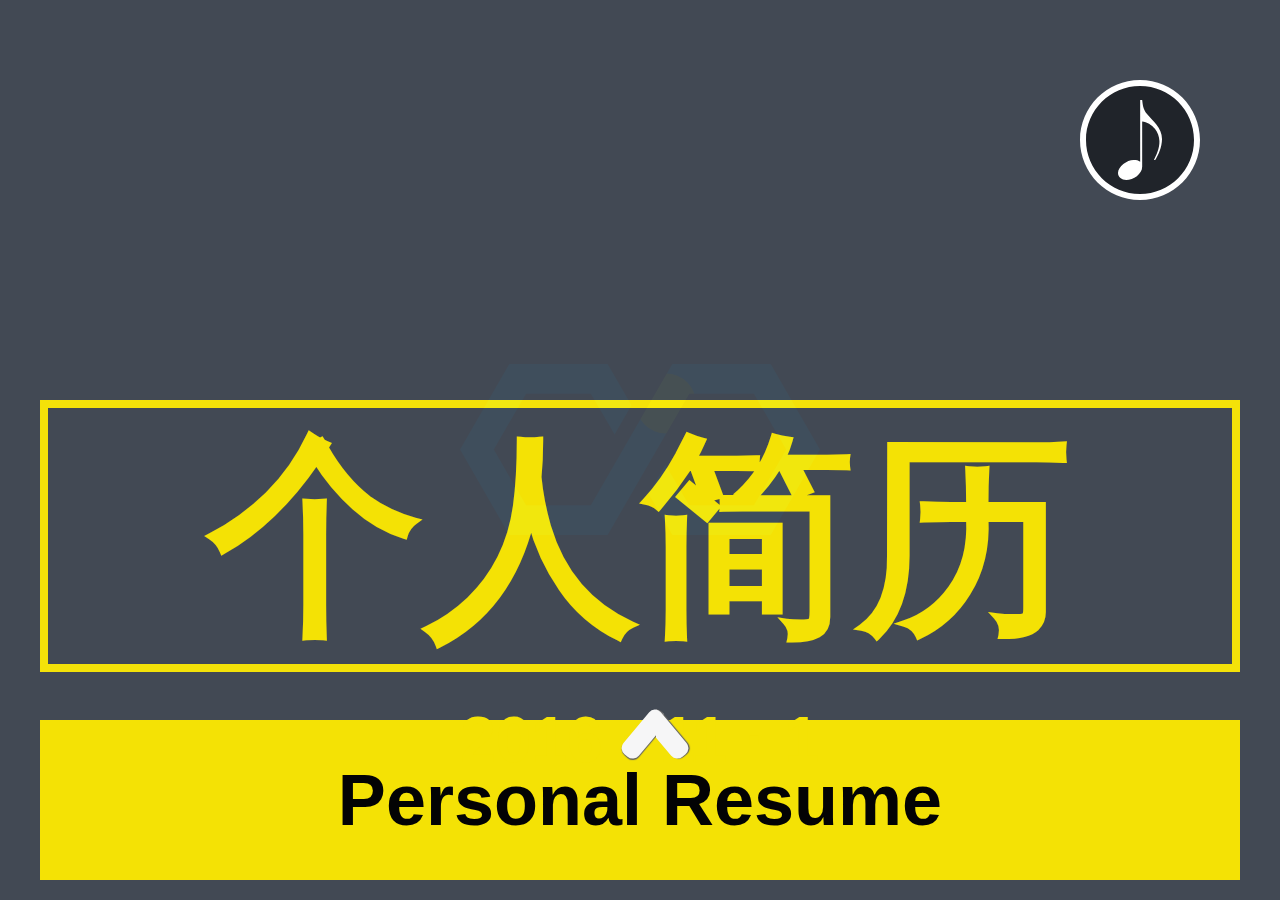
<file: cv/index.html>
<!DOCTYPE html>
<html>

	<head>
		<meta charset="utf-8" />
		<meta http-equiv="x-ua-compatible" content="IE=edge, chrome=1">
		<meta name="viewport" content="width=device-width , initial-scale=1, minimum-scale=1,maximum-scale=1 , user-scalable=no">
		<meta name="format-detection" content="telephone=no">
		<title>个人简历</title>
		<link rel="stylesheet" href="css/swiper.css">
		<link rel="stylesheet" href="css/animate.min.css">
		<link rel="stylesheet" type="text/css" href="css/index.css" />

	</head>

	<body>
		
		<div class="swiper-container swiper-container-vertical">
			<div id="audio_btn" class="off">
			<audio loop="true" src="" id="media" autoplay="" preload=""></audio>
		</div>
		<div class="loading">
			<div class="load-img"></div>
		</div>
        <div class="swiper-wrapper">
            <div class="swiper-slide first">
                <section id="page1">
					<ul id="page1-ul" class="">
						<li class="page1-li p1-title ani" swiper-animate-effect="fadeInDown" swiper-animate-duration="1s">
							<div>个人简历</div>
						</li>
						<li class="page1-li p1-english ani" swiper-animate-effect="fadeInUp" swiper-animate-duration="1s">
							<div>Personal Resume</div>
						</li>
						<li class="page1-li p1-time ani" swiper-animate-effect="fadeInUp" swiper-animate-duration="1s" swiper-animate-delay="1s">
							<div class="">2016 · 11 · 1</div>
						</li>
					</ul>
					
				</section>
        	</div>
            <div class="swiper-slide second">
                <section id="page2">
					<ul id="page2-ul" class="">
						<li id="job" class="ani" swiper-animate-effect="fadeInUp" swiper-animate-duration="0.5s">
							<div class="job-title">
								<div><strong class="job-top">I WANT A</strong></div>
								<div><strong class="job-bottom">JOB</strong></div>
							</div>
						</li>
						<li id="head-pic" class="ani" swiper-animate-effect="fadeInLeft" swiper-animate-duration="0.5s" swiper-animate-delay="0.3s">
							<div class="hp-img ani" swiper-animate-effect="fadeIn" swiper-animate-duration="0.5s" swiper-animate-delay="0.5s">
								<img src="img/beauty.jpg"/>
							</div>
						</li>
						<li id="line" class="ani" swiper-animate-effect="fadeInRight" swiper-animate-duration=".5s" swiper-animate-delay="1s">
							<img src="img/line.png" alt="" />
						</li>
						<li id="p-name">
							<div class="pn-top ani" swiper-animate-effect="fadeIn" swiper-animate-duration="0.5s" swiper-animate-delay="1.5s">胡晓婷</div>
							<div class="pn-bottom ani" swiper-animate-effect="fadeIn" swiper-animate-duration="0.5s" swiper-animate-delay="1.5s">Rolista ♀</div>
						</li>
						<li id="p-info">
							<div class="p-info">
								<div class="pi-left ani" swiper-animate-effect="fadeIn" swiper-animate-duration="0.1s" swiper-animate-delay="1.8s">SCHOOL</div>
								<div class="pi-right ani" swiper-animate-effect="fadeInRight" swiper-animate-duration="0.5s" swiper-animate-delay="1.9s">河南理工大学,2012级本科</div>
							</div>
							<div class="p-info">
								<div class="pi-left ani" swiper-animate-effect="fadeIn" swiper-animate-duration="0.1s" swiper-animate-delay="2.1s">MAJOR</div>
								<div class="pi-right ani" swiper-animate-effect="fadeInRight" swiper-animate-duration="0.5s" swiper-animate-delay="2.2s"></div>
							</div>
							<div class="p-info">
								<div class="pi-left ani" swiper-animate-effect="fadeIn" swiper-animate-duration="0.1s" swiper-animate-delay="2.4s">E-MAIL</div>
								<div class="pi-right ani" swiper-animate-effect="fadeInRight" swiper-animate-duration="0.5s" swiper-animate-delay="2.5s">18300629451@163.com</div>
							</div>
							<div class="p-info">
								<div class="pi-left ani" swiper-animate-effect="fadeIn" swiper-animate-duration="0.1s" swiper-animate-delay="2.7s">PHONE</div>
								<div class="pi-right ani" swiper-animate-effect="fadeInRight" swiper-animate-duration="0.5s" swiper-animate-delay="2.8s">18300629451</div>
							</div>
						</li>
					</ul>
					<div class="pre-wrap">
				        <div class="pre-box1">
				            <div class="pre1"></div>
				        </div>
				        <div class="pre-box2">
				            <div class="pre2"></div>
				        </div>
		    		</div>
				</section>
            </div>
            <div class="swiper-slide thrid">
                <section id="page3">
					<ul id="page3-ul" class="">
						<li id="skill">
							<div class="s-top ani" swiper-animate-effect="fadeInDown" swiper-animate-duration="0.5s">我的技能</div>
							<div class="s-bottom ani" swiper-animate-effect="fadeInUp" swiper-animate-duration="0.5s">MY SKILLS</div>
						</li>
						<li id="introduction" class="ani" swiper-animate-effect="fadeIn" swiper-animate-duration="0.5s" swiper-animate-delay=".3s">不啦不啦不辣布拉，哈哈哈<span>前端工程师</span>哈哈哈，吼吼吼吼</li>
						<li id="line2" class="ani" swiper-animate-effect="fadeInRight" swiper-animate-duration=".5s" swiper-animate-delay=".5s">
							<img src="img/line.png" alt="" />
						</li>
						<li id="skill2">
							<div class="skill ani" swiper-animate-effect="fadeIn" swiper-animate-duration="0.2s" swiper-animate-delay=".7s">HTML5</div>
							<div class="skill ani" swiper-animate-effect="fadeIn" swiper-animate-duration="0.2s" swiper-animate-delay=".8s">JS</div>
							<div class="skill ani" swiper-animate-effect="fadeIn" swiper-animate-duration="0.2s" swiper-animate-delay=".9s">jQurey</div>
							<div class="skill ani" swiper-animate-effect="fadeIn" swiper-animate-duration="0.2s" swiper-animate-delay="1s">CSS</div>
							<div class="skill ani" swiper-animate-effect="fadeIn" swiper-animate-duration="0.2s" swiper-animate-delay="1.1s">angular</div>
							<div class="skill ani" swiper-animate-effect="fadeIn" swiper-animate-duration="0.2s" swiper-animate-delay="1.2s">swiper</div>
							<div class="skill ani" swiper-animate-effect="fadeIn" swiper-animate-duration="0.2s" swiper-animate-delay="1.3s">zepto</div>
							<div class="skill ani" swiper-animate-effect="fadeIn" swiper-animate-duration="0.2s" swiper-animate-delay="1.4s">react</div>
							<div class="skill ani" swiper-animate-effect="fadeIn" swiper-animate-duration="0.2s" swiper-animate-delay="1.5s">iScroll</div>
							<div class="skill ani" swiper-animate-effect="fadeIn" swiper-animate-duration="0.2s" swiper-animate-delay="1.6s">less</div>
							<div class="skill ani" swiper-animate-effect="fadeIn" swiper-animate-duration="0.2s" swiper-animate-delay="1.7s">BootStrap</div>
						</li>
					</ul>
					<div class="pre-wrap">
				        <div class="pre-box1">
				            <div class="pre1"></div>
				        </div>
				        <div class="pre-box2">
				            <div class="pre2"></div>
				        </div>
		    		</div>
				</section>
            </div>
            <div class="swiper-slide four">
                <section id="page4">
					<ul id="page4-ul" class="">
						<li id="work">
							<div class="work-top ani" swiper-animate-effect="fadeInDown" swiper-animate-duration="0.5s">工作经历</div>
							<div class="work-bottom ani" swiper-animate-effect="fadeInUp" swiper-animate-duration="0.5s">work experience</div>
						</li>
						<li id="introduction2" class="ani" swiper-animate-effect="fadeIn" swiper-animate-duration="0.5s" swiper-animate-delay=".3s">不啦不啦不辣布拉，哈哈哈<span>前端工程师</span>哈哈哈，吼吼吼吼</li>
						<li id="line3" class="ani" swiper-animate-effect="fadeInRight" swiper-animate-duration=".5s" swiper-animate-delay=".5s">
							<img src="img/line.png" alt="" />
						</li>
						<li id="work-e">
							<div class="we-box">
								<div class="we-left ani" swiper-animate-effect="fadeInLeft" swiper-animate-duration=".5s" swiper-animate-delay=".8s">工作1</div>
								<div class="we-right ani" swiper-animate-effect="fadeIn" swiper-animate-duration=".5s" swiper-animate-delay=".8s">
									巴拉巴拉小魔仙巴啦啦能量——<span>古拉卡</span>——魔仙变身
								</div>
							</div>
							<div class="we-box">
								<div class="we-left ani" swiper-animate-effect="fadeInLeft" swiper-animate-duration=".5s" swiper-animate-delay="1.1s">工作2</div>
								<div class="we-right ani" swiper-animate-effect="fadeIn" swiper-animate-duration=".5s" swiper-animate-delay="1.1s">
									巴拉巴拉小魔仙巴啦啦能量——<span>古拉卡</span>——魔仙变身
								</div>
							</div>
							<div class="we-box">
								<div class="we-left ani" swiper-animate-effect="fadeInLeft" swiper-animate-duration=".5s" swiper-animate-delay="1.4s">工作3</div>
								<div class="we-right ani" swiper-animate-effect="fadeIn" swiper-animate-duration=".5s" swiper-animate-delay="1.4s">
									巴拉巴拉小魔仙巴啦啦能量——<span>古拉卡</span>——魔仙变身
								</div>
							</div>
							
						</li>
					</ul>
					<div class="pre-wrap">
				        <div class="pre-box1">
				            <div class="pre1"></div>
				        </div>
				        <div class="pre-box2">
				            <div class="pre2"></div>
				        </div>
		    		</div>
				</section>
            </div>
            <div class="swiper-slide five">
                <section id="page5">
					<ul id="page5-ul" class="">
						<li id="item">
							<div class="item-top ani" swiper-animate-effect="fadeInDown" swiper-animate-duration="0.5s">工作经历</div>
							<div class="item-bottom ani" swiper-animate-effect="fadeInUp" swiper-animate-duration="0.5s">work experience</div>
						</li>
						<li id="introduction3" class="ani" swiper-animate-effect="fadeIn" swiper-animate-duration="0.5s" swiper-animate-delay=".3s">不啦不啦不辣布拉，哈哈哈<span>前端工程师</span>哈哈哈，吼吼吼吼</li>
						<li id="line4" class="ani" swiper-animate-effect="fadeInRight" swiper-animate-duration=".5s" swiper-animate-delay=".5s">
							<img src="img/line.png" alt="" />
						</li>
						<li id="item-e">
							<div class="item-box ani" swiper-animate-effect="fadeInLeft" swiper-animate-duration="0.3s" swiper-animate-delay=".8s"><img src="img/1.jpg"/></div>
							<div class="item-box ani" swiper-animate-effect="fadeInUp" swiper-animate-duration="0.3s" swiper-animate-delay="2s"><img src="img/2.jpg"/></div>
							<div class="item-box ani" swiper-animate-effect="fadeInRight" swiper-animate-duration="0.3s" swiper-animate-delay="1.1s"><img src="img/3.jpg"/></div>
							<div class="item-box ani" swiper-animate-effect="fadeInLeft" swiper-animate-duration="0.3s" swiper-animate-delay="1.4s"><img src="img/1.jpg"/></div>
							<div class="item-box ani" swiper-animate-effect="fadeInUp" swiper-animate-duration="0.3s" swiper-animate-delay="2.3s"><img src="img/2.jpg"/></div>
							<div class="item-box ani" swiper-animate-effect="fadeInRight" swiper-animate-duration="0.3s" swiper-animate-delay="1.7s"><img src="img/3.jpg"/></div>
						</li>
					</ul>
					<div class="pre-wrap">
				        <div class="pre-box1">
				            <div class="pre1"></div>
				        </div>
				        <div class="pre-box2">
				            <div class="pre2"></div>
				        </div>
		    		</div>
				</section>
            </div>
            <div class="swiper-slide six">
                <section id="page6">
					<ul id="page6-ul" class="">
						<li class="last ani" swiper-animate-effect="fadeInUp" swiper-animate-duration="1s" swiper-animate-delay=".2s">
							<div class="last-top">形象化的简历</div>
							<div class="last-bottom">能否打动求贤若渴的你？</div>
						</li>
						<li class="last ani" swiper-animate-effect="fadeInUp" swiper-animate-duration="1s" swiper-animate-delay="1s">
							<div class="last-top">不要犹豫了</div>
							<div class="last-bottom">我就是你们苦苦寻找的三好员工！</div>
						</li>
						<li class="last ani" swiper-animate-effect="fadeInUp" swiper-animate-duration="1s" swiper-animate-delay="1.8s">
							<div class="last-top">欢迎电话或邮件联系我</div>
							<div class="last-bottom">疯狂索取详细简历</div>
						</li>
					</ul>
					<div class="pre-wrap">
				        <div class="pre-box1">
				            <div class="pre1"></div>
				        </div>
				        <div class="pre-box2">
				            <div class="pre2"></div>
				        </div>
		    		</div>
				</section>
            </div>
            <div class="pre-wrap">
		        <div class="pre-box1">
		            <div class="pre1"></div>
		        </div>
		        <div class="pre-box2">
		            <div class="pre2"></div>
		        </div>
		    </div>
        </div>
    </div>
    	<script src="js/jquery-1.11.0.js"></script>
		<script type="text/javascript" src="js/swiper.js"></script>
		<script type="text/javascript" src="js/animate.min.js"></script>
		<script src="js/index.js"></script>
	</body>

</html>
</file>
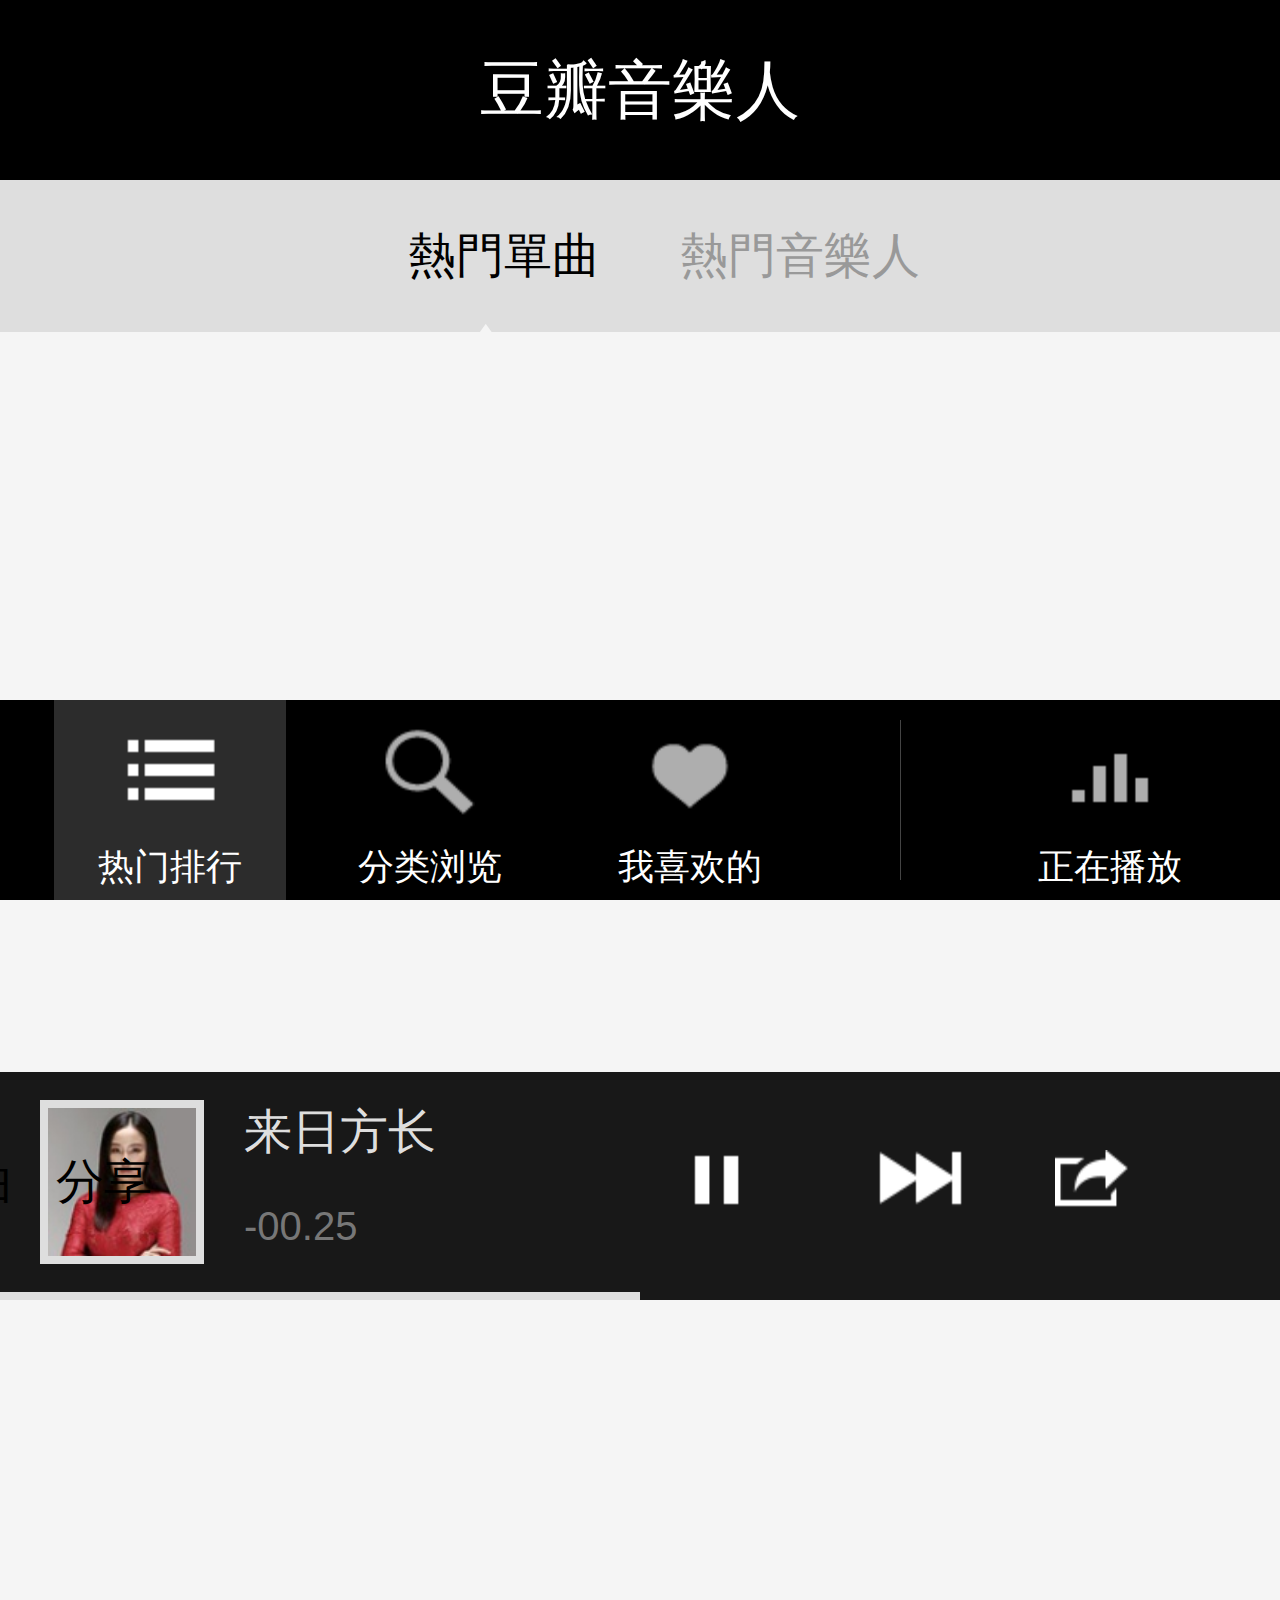
<file: 豆瓣音乐/index.html>
<!DOCTYPE html>
<html lang="en">

	<head>
		<meta charset="UTF-8">
		<meta name="viewport" content="width=device-width,initial-scale=1.0,maximum-scale=1.0,user-scalable=no" />
		<meta name="misapplication-tap-highlight" content="no" />
		<meta name="HandheldFriendly" content="true" />
		<meta name="MobileOptimized" content="320" />
		<title>豆瓣音乐人</title>
		<link rel="stylesheet" href="css/index.css" />
		<script src="js/jQuery.js"></script>
		<script src="js/iscroll.js"></script>
		<script src="js/index.js"></script>
		<script src="js/lazyload.js"></script>
	</head>

	<body>
		<header>
		豆瓣音樂人
		</header>
		<nav>
			<ul>
				<li><a href="javascript:;" class="bor music-q">熱門單曲</a></li>
				<li><a href="javascript:;" class="music-r">熱門音樂人</a></li>
			</ul>
		</nav>
		<section id="section" style="min-height: 5rem;">
			<div id="song_wrapper">
				<ul class="music_lsit">
					<!--<li>
						<div class="music-img">
							<img src="images/9.jpg" alt="" />
							<div class="mask">01</div>
						</div>
						<div class="music-title">
							<p>來日方長（獨唱版）</p>
							<span>黃齡</span>
						</div>
						<div class="musi-play">
							<img src="images/play.png" alt="" />
						</div>
					</li>-->
				</ul>
				<ul class="music_rm">
					<!--<li>
						<div class="music-img">
							<img src="images/9.jpg" alt="" />
						</div>
						<div class="music-title">
							<p>周杰伦</p>
							<span>别名：jie lun</span>
							<i>4651人关注</i>
						</div>
						<div class="music-right">
							<img src="images/like_s.png" alt="" />
						</div>
					</li>-->
				</ul>
			</div>
		</section>
		<div class="play" id="play">
			<div class="music-img"><img src="images/9.jpg" alt="" /></div>
			<div class="music-title">
				<p>来日方长</p>
				<span>-00.25</span>
			</div>
			<div class="music-play">
				<ul>
					<li><a class="Pause" href="javascript:;">暂停/播放</a></li>
					<li><a class="down_music" href="javascript:;">下一曲</a></li>
					<li><a href="javascript:;">分享</a></li>
				</ul>
			</div>
		</div>
		<div class="scrollX"><div class="sc"></div></div>
		<div class="kong">当前没有正在播放的歌曲</div>
		<footer>
			<ul class="footerNav">
				<li>热门排行</li>
				<li class="type">分类浏览</li>
				<li>我喜欢的</li>
				<li><a href="javascript:;"></a></li>
				<li id="Zplay">正在播放</li>
			</ul>
		</footer>
		<audio src="" id="audio" autobuffer></audio>
	</body>

</html>
<script type="text/javascript"> 
    $("img").lazyload({
    threshold : 200,
    event:'mouseover',
});
</script>
</file>
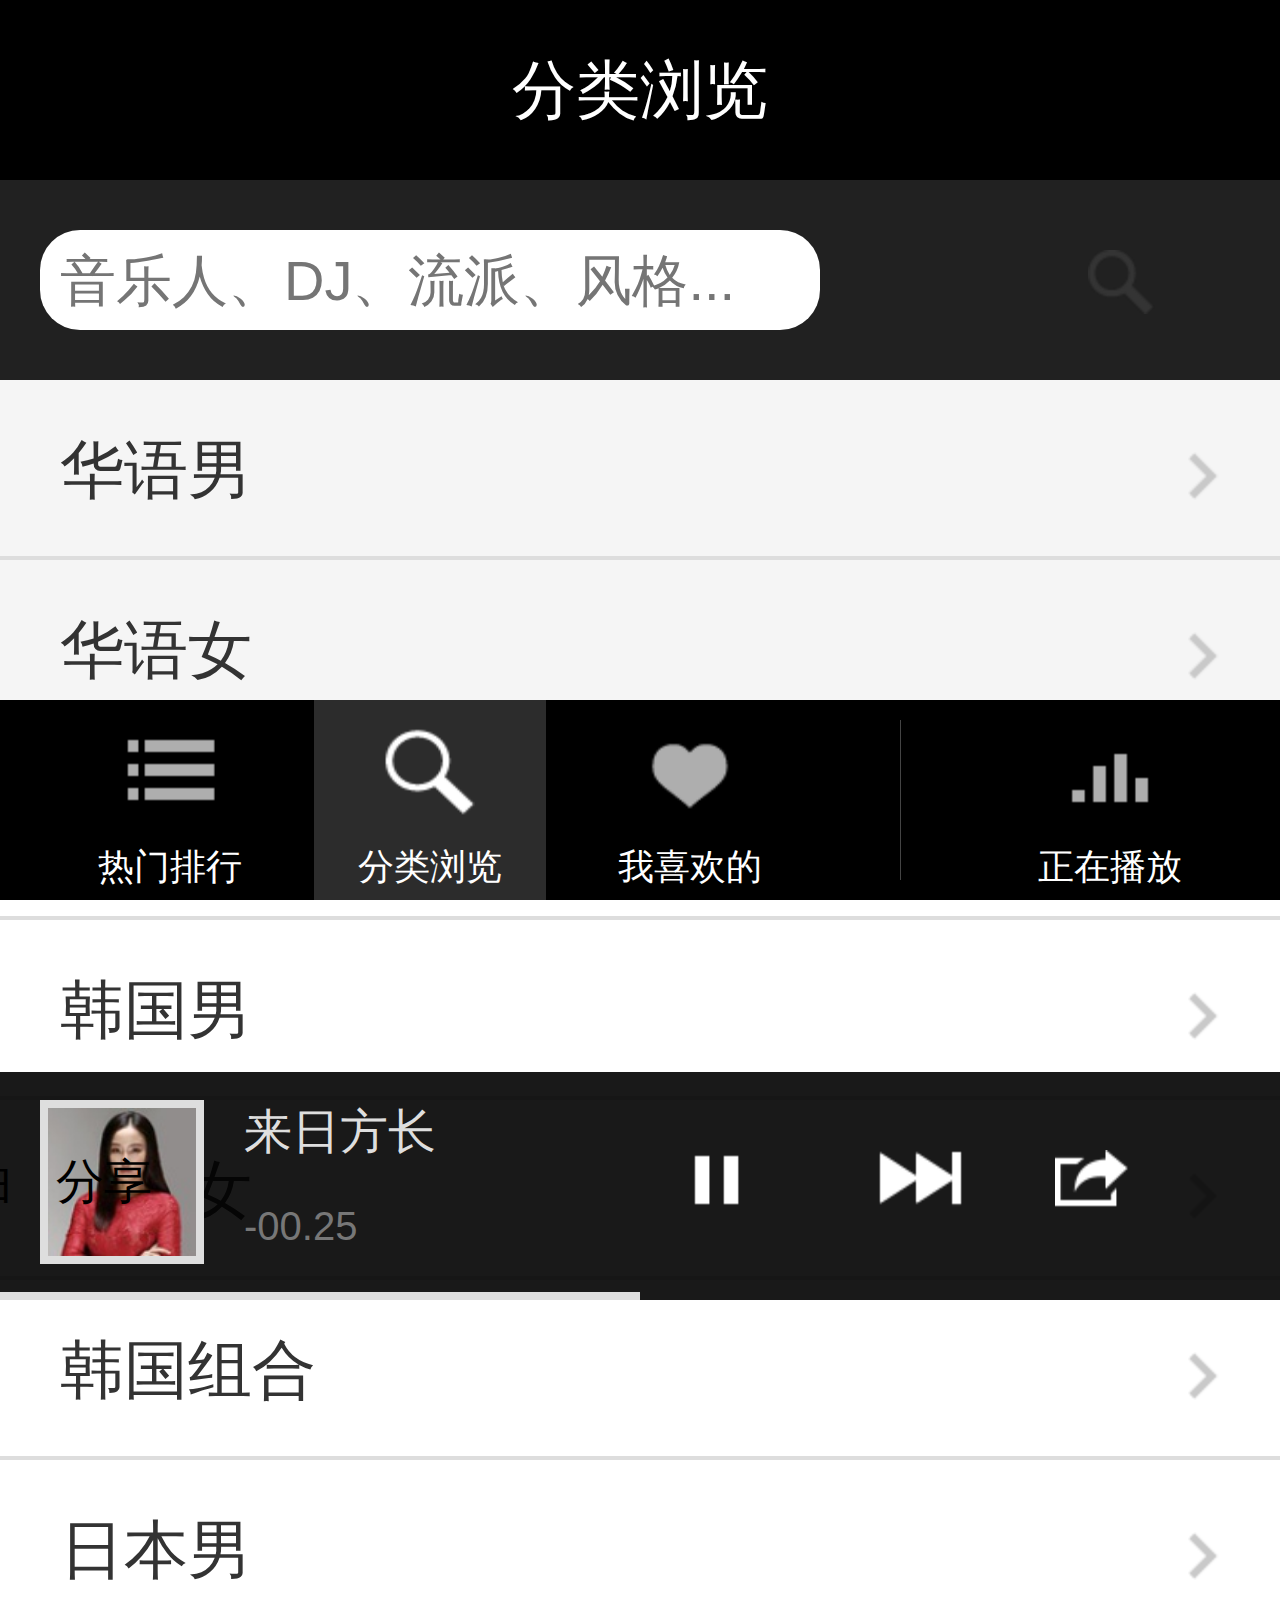
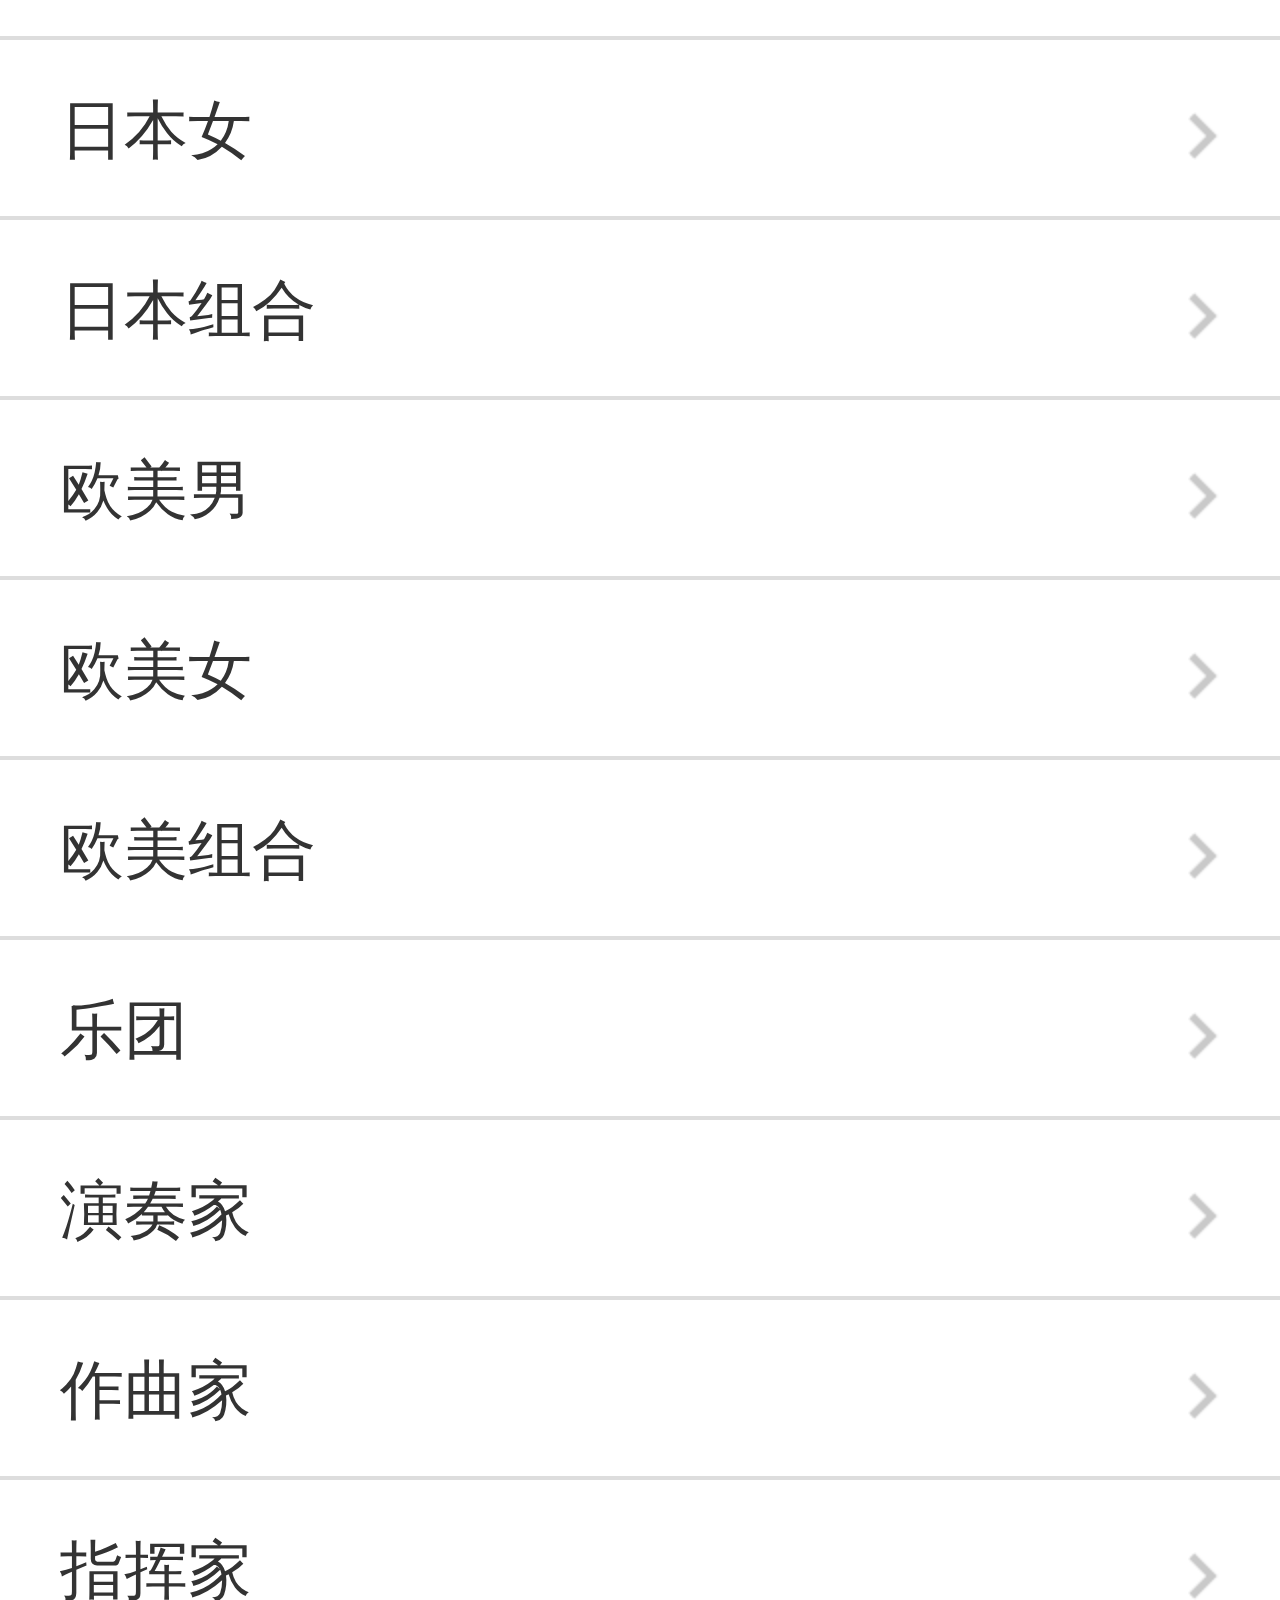
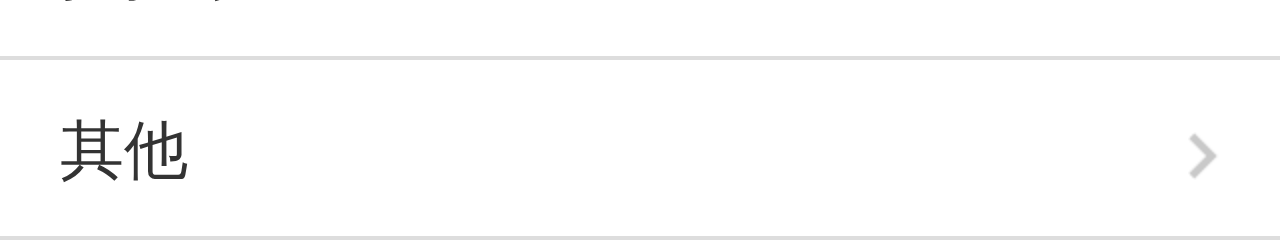
<file: 豆瓣音乐/ClassBro.html>
<!DOCTYPE html>
<html>

	<head>
		<meta charset="UTF-8">
		<meta name="viewport" content="width=device-width,initial-scale=1.0,maximum-scale=1.0,user-scalable=no" />
		<meta name="misapplication-tap-highlight" content="no" />
		<meta name="HandheldFriendly" content="true" />
		<meta name="MobileOptimized" content="320" />
		<title>分类浏览</title>
		<link rel="stylesheet" href="css/ClassBro.css" />
		<script src="js/jQuery.js"></script>
		<script src="js/iscroll.js"></script>
		<script src="js/ClassBro.js"></script>
	</head>

	<body>
		<header>
			<div class="left"></div>
			<div class="title">分类浏览</div>
		</header>
		<nav>
			<form action="search_form">

				<input type="text" id="text" value="" name="" placeholder="音乐人、DJ、流派、风格..." autocomplete="off" />
				<input type="submit" id="submit" value="" name="" />
				<div class="cancel_btn">取消</div>
			</form>
		</nav>
		<div class="box">
			<ul class="MusicType">
				<li key='cn_man_all'>华语男</li>
				<li key='cn_woman_all'>华语女</li>
				<li key='cn_team_all'>华语组合</li>
				<li key='k_man_all'>韩国男</li>
				<li key='k_woman_all'>韩国女</li>
				<li key='k_team_all'>韩国组合</li>
				<li key='j_man_all'>日本男</li>
				<li key='j_woman_all'>日本女</li>
				<li key='j_team_all'>日本组合</li>
				<li key='eu_man_all'>欧美男</li>
				<li key='eu_man_all'>欧美女</li>
				<li key='eu_man_all'>欧美组合</li>
				<li key='c_orchestra_all'>乐团</li>
				<li key='c_performer_all'>演奏家</li>
				<li key='c_composer_all'>作曲家</li>
				<li key='c_cantor_all'>指挥家</li>
				<li key='other_other_all'>其他</li>
			</ul>
		</div>

		<div class="music_List" id="music_List">
			<ul>
				<li key='cn_man_all'>华语男<div class="right"><img src="images/forward.png" alt="" /></div></li>
				<li key='cn_woman_all'>华语女<div class="right"><img src="images/forward.png" alt="" /></div></li>
				<li key='cn_team_all'>华语组合<div class="right"><img src="images/forward.png" alt="" /></div></li>
				<li key='k_man_all'>韩国男<div class="right"><img src="images/forward.png" alt="" /></div></li>
				<li key='k_woman_all'>韩国女<div class="right"><img src="images/forward.png" alt="" /></div></li>
				<li key='k_team_all'>韩国组合<div class="right"><img src="images/forward.png" alt="" /></div></li>
				<li key='j_man_all'>日本男<div class="right"><img src="images/forward.png" alt="" /></div></li>
				<li key='j_woman_all'>日本女<div class="right"><img src="images/forward.png" alt="" /></div></li>
				<li key='j_team_all'>日本组合<div class="right"><img src="images/forward.png" alt="" /></div></li>
				<li key='eu_man_all'>欧美男<div class="right"><img src="images/forward.png" alt="" /></div></li>
				<li key='eu_man_all'>欧美女<div class="right"><img src="images/forward.png" alt="" /></div></li>
				<li key='eu_man_all'>欧美组合<div class="right"><img src="images/forward.png" alt="" /></div></li>
				<li key='c_orchestra_all'>乐团<div class="right"><img src="images/forward.png" alt="" /></div></li>
				<li key='c_performer_all'>演奏家<div class="right"><img src="images/forward.png" alt="" /></div></li>
				<li key='c_composer_all'>作曲家<div class="right"><img src="images/forward.png" alt="" /></div></li>
				<li key='c_cantor_all'>指挥家<div class="right"><img src="images/forward.png" alt="" /></div></li>
				<li key='other_other_all'>其他<div class="right"><img src="images/forward.png" alt="" /></div></li>
			</ul>
		</div>
		<div class="music_name" id="music_name">
			<ul>
				<!--<li>
					<div class="music-img"><img src="images/9.jpg" alt="" /></div>
					<div class="title">
						<h4>薛之谦</h4>
						<p>华语男</p>
						<span>5622125关注</span>
					</div>
					<div class="love"></div>
				</li>-->
			</ul>
		</div>
		<div class="play" id="play">
			<div class="music-img"><img src="images/9.jpg" alt="" /></div>
			<div class="music-title">
				<p>来日方长</p>
				<span>-00.25</span>
			</div>
			<div class="music-play">
				<ul>
					<li>
						<a class="Pause" href="javascript:;">暂停/播放</a>
					</li>
					<li>
						<a class="down_music" href="javascript:;">下一曲</a>
					</li>
					<li>
						<a href="javascript:;">分享</a>
					</li>
				</ul>
			</div>
		</div>
		<div class="scrollX">
			<div class="sc"></div>
		</div>
		<div class="kong">当前没有正在播放的歌曲</div>
		<footer>
			<ul class="footerNav">
				<li class="index">热门排行</li>
				<li>分类浏览</li>
				<li>我喜欢的</li>
				<li>
					<a href="javascript:;"></a>
				</li>
				<li id="Zplay">正在播放</li>
			</ul>
		</footer>
	</body>

</html>
</file>
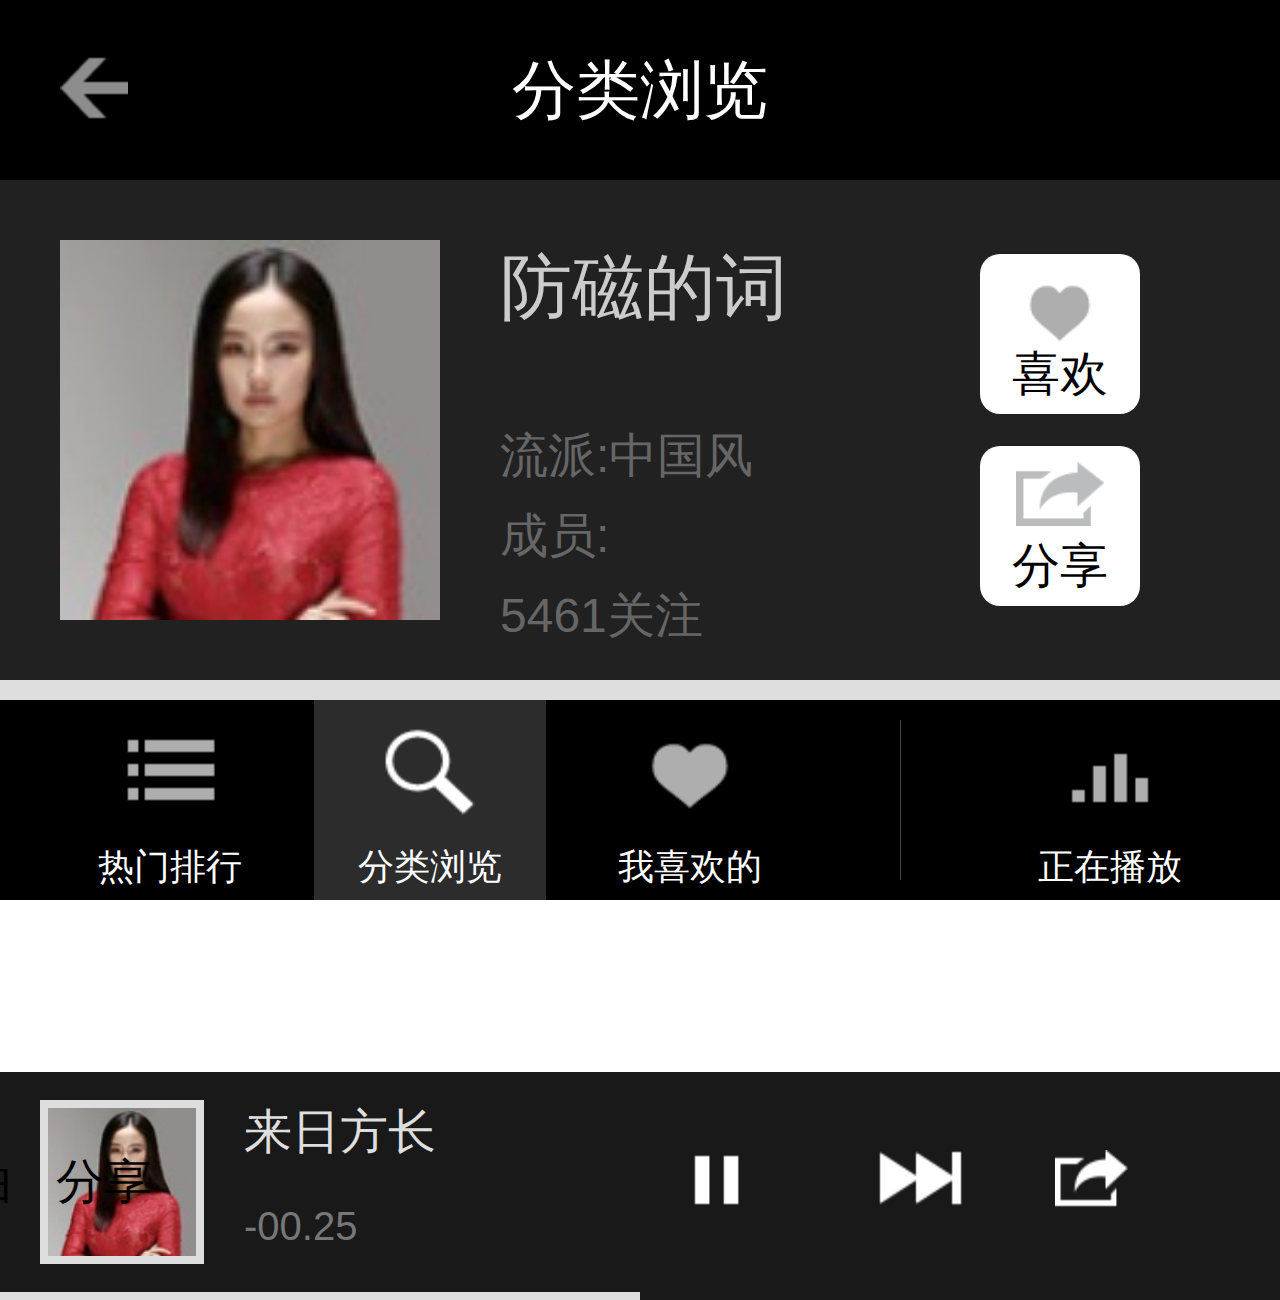
<file: 豆瓣音乐/MuscicList.html>
<!DOCTYPE html>
<html>

	<head>
		<meta charset="UTF-8">
		<meta name="viewport" content="width=device-width,initial-scale=1.0,maximum-scale=1.0,user-scalable=no" />
		<meta name="misapplication-tap-highlight" content="no" />
		<meta name="HandheldFriendly" content="true" />
		<meta name="MobileOptimized" content="320" />
		<title>详情页</title>
		<link rel="stylesheet" href="css/MusicList.css" />
		<script src="js/jQuery.js"></script>
		<script src="js/iscroll.js"></script>
		<script src="js/MusicList.js"></script>
	</head>

	<body>
		<header>
			<div class="left"></div>
			<div class="title">分类浏览</div>
		</header>

		<section>
			<div class="music-img">
				<img src="images/9.jpg" alt="" />
			</div>
			<div class="music-title">
				<h3>防磁的词</h3>
				<p class="pai">流派:中国风</p>
				<p>成员:</p>
				<p>5461关注</p>
			</div>
			<div class="share">
				<a href="javascript:;">喜欢</a>
				<a href="javascript:;">分享</a>
			</div>
		</section>
		<nav id="nav">
			<ul>
				<li class="now">
					<a href="javascript:;">曲库</a>
				</li>
				<li>
					<a href="javascript:;">活动</a>
				</li>
				<li>
					<a href="javascript:;">相册</a>
				</li>
				<li>
					<a href="javascript:;">动态</a>
				</li>
				<li>
					<a href="javascript:;">留言</a>
				</li>
			</ul>
		</nav>
		<div id="content">
			<ul class="music_lsit">
				<!--<li>
					<div class="music-img">
						<img src="images/9.jpg" alt="" />
					</div>
					<div class="music-title">
						<p>來日方長（獨唱版）</p>
						<span>黃齡</span>
					</div>
					<div class="musi-play">
						<img src="images/play.png" alt="" />
					</div>
				</li>-->
			</ul>
		</div>
		<div class="play" id="play">
			<div class="music-img"><img src="images/9.jpg" alt="" /></div>
			<div class="music-title">
				<p>来日方长</p>
				<span>-00.25</span>
			</div>
			<div class="music-play">
				<ul>
					<li>
						<a class="Pause" href="javascript:;">暂停/播放</a>
					</li>
					<li>
						<a class="down_music" href="javascript:;">下一曲</a>
					</li>
					<li>
						<a href="javascript:;">分享</a>
					</li>
				</ul>
			</div>
		</div>
		<div class="scrollX">
			<div class="sc"></div>
		</div>
		<div class="kong">当前没有正在播放的歌曲</div>
		<footer>
			<ul class="footerNav">
				<li class="index">热门排行</li>
				<li>分类浏览</li>
				<li>我喜欢的</li>
				<li>
					<a href="javascript:;"></a>
				</li>
				<li id="Zplay">正在播放</li>
			</ul>
			<audio src="" id="audio" autobuffer></audio>
		</footer>
	</body>

</html>
</file>
<file: cv/css/index.css>
html, body, div, ul, li, dl, dt, dd, section, header, footer, a, img, strong, b{
	margin: 0;
	padding: 0;
} 
html, body{
	width: 100%;
	height: 100%;
	font-size: 31.25vw;
	font-family: 'Microsoft Yahei',Tahoma,Helvetica,Arial,sans-serif;
}
ul{
	list-style: none;
}
a{
	text-decoration: none;
}
img{
	border: 0;
	vertical-align: middle;
}


#audio_btn {
    position: absolute;
    right: .2rem;
    top: .2rem;
    z-index: 200;
    width: .3rem;
    height: .3rem;
    background: url('../img/audio.svg') no-repeat;
    background-size: contain;
}
.loading{
	width: 100%;
	height: 100%;
	position: absolute;
	z-index: 199;
	top: 0;
	left: 0;
	background: #48424f;
}
.load-img{
	position: absolute;
	top: 50%;
	left: 50%;
	width: 1rem;
	height: .6rem;
	margin: -.3rem 0 0 -.5rem;
	background: url(../img/loading.svg) no-repeat;
}
.bg-color.display{
	display: block;
}
.bg-color{
	width: 100%;
	height:100%;
	background: url(../img/bg_color.jpg) no-repeat;
	background-size: cover;
	display: none;
}
#page1{
	display: none;
}
#page1, #page1-ul, .swiper-wrapper, .swiper-container{
	position: absolute;
	top: 0;
	left: 0;
	width: 100%;
	height:100%;
}
.page1-li{
	position: absolute;
	font-weight: 900;
	text-align: center;
}
.p1-title{
	width: 2.96rem;
	height: .64rem;
	top: 1rem;
	left: .1rem;
	border: .02rem solid rgb(253, 234, 6);
	color: #fdea02;
	font-size: .54rem;
	line-height: .64rem;
}
@keyframes move{
    	to{
    		top: 1rem;
    	}
    }
.p1-english{
	width: 3rem;
	height: .4rem;
	top: 1.8rem;
	left: .1rem;
	background: #fdea02;
	color: #000;
	font-size: .18rem;
	line-height: .4rem;
}
.p1-time{
	width: 100%;
	height: .4rem;
	position: absolute;
	bottom: .2rem;
	left: 0;
	color: #fdea02;
	font-size: .16rem;
	line-height: .4rem;
}
.swiper-container {
    height: 100%;
}
.swiper-slide{
	background: url(../img/bg_color.jpg) no-repeat;
	background-size: cover;
}

#page2, #page2-ul{
	width: 100%;
	height: 100%;
	position: absolute;
	top: 0;
	left: 0;
}
#job{
	width: 1.3rem;
	height: .9rem;
	box-sizing: border-box;
	border: .02rem solid rgb(253, 234, 6);
	position: absolute;
	top: .35rem;
	left: .1rem;
}
#job div{
	font-size: 0;
	text-align: center;
}
#job .job-top{
	font-size: .2rem;
	color: rgb(253, 234, 6);
	line-height: .24rem;
}
#job .job-bottom{
	font-size: .5rem;
	color: rgb(253, 234, 6);
	line-height: .64rem;
}
#head-pic{
	width: 1.25rem;
	height: 1.25rem;
	position: absolute;
	top: 1.8rem;
	left: .1rem;
	border: .03rem solid rgb(253, 234, 6);
	border-radius: 50%;
	overflow: hidden;
	background-color: rgb(253, 234, 6);
	z-index: 10;
}
.hp-img{
	width: 100%;
	height: 100%;
	/*animation: fadeIn 1s ease 1s 1 both;*/
}
.hp-img img{
	width: 100%;
	margin-top: -.35rem;
}
#line {
	width: 2.35rem;
	height: .81rem;
	position: absolute;
	top: 1.6rem;
	left: .65rem;
	z-index: 9;
	overflow: hidden;
}
#line img{
	width: 180%;
}
#p-name{
	width: 1rem;
	height: .85rem;
	position: absolute;
	top: 1.95rem;
	left: 1.6rem;
	z-index: 11;
	font-size: 0
}
.pn-top{
	font-size: .26rem;
	color: rgb(253, 234, 6);
}
.pn-bottom{
	position: absolute;
	top: .5rem;
	left: 0;
	font-size: .2rem;
	color: rgb(236, 124, 124);
}
#p-info{
	width: 100%;
	height: 1.6rem;
	position: absolute;
	top: 3.6rem;
	left: 0;
}
.p-info{
	width: 100%;
	height: .36rem;
	box-sizing: border-box;
	padding: .08rem;
	position: relative;
}
.pi-left{
	width: .64rem;
	height: .2rem;
	padding: .03rem;
	font-size: .12rem;
	position: absolute;
	left: .2rem;
	top: 0;
	box-sizing: border-box;
	background:  rgba(255, 255, 255, 0.298039);
	color: rgb(253, 234, 2);
	text-align: center;
	font-weight: 900;
}
.pi-right{
	width: 1.8rem;
	height: .2rem;
	padding: .02rem;
	font-size: .14rem;
	position: absolute;
	left: 1.05rem;
	top: 0;
	box-sizing: border-box;
	color: #ccc;
}
#skill{
	width: 2rem;
	height: .9rem;
	box-sizing: border-box;
	position: absolute;
	top: .3rem;
	left: .1rem;
	font-size: 0;
	text-align: center;
}
.s-top{
	width: 100%;
	height: .5rem;
	font-size: .26rem;
	position: absolute;
	top: 0;
	left: 0;
	color: rgb(253, 234, 6);
	border: .02rem solid rgb(253, 234, 6);
	line-height: .5rem;
}
.s-bottom{
	width: 100%;
	height: .4rem;
	font-size: .2rem;
	position: absolute;
	bottom: 0;
	left: 0;
	background: rgb(253, 234, 6);
	color: #000;
	border: .02rem solid rgb(253, 234, 6);
	line-height: .4rem;
}
#introduction{
	width: 100%;
	height: .6rem;
	position: absolute;
	top: 1.5rem;
	left: 0;
	font-size: .16rem;
	font-weight: 600;
	color: rgb(253, 234, 6);
	padding: .15rem;
	box-sizing: border-box;
	text-indent: .2rem;
}
#introduction span{
	color: red;
}
#line2 {
	width: 90%;
	height: .81rem;
	position: absolute;
	top: 1.5rem;
	left: 0;
	z-index: 9;
	overflow: hidden;
	margin: 0 5%;
}
#line2 img{
	width: 100%;
}
#skill2{
	width: 100%;
	height: 2.5rem;
	position: absolute;
	top: 2.3rem;
	left: 0;
	font-size: .16rem;
	color: white;
}
.skill{
	width: .7rem;
	height: .7rem;
	position: absolute;
	border-radius: 50%;
	line-height: .7rem;
	text-align: center;
}
.skill:nth-of-type(1){
	background-color: rgb(172, 147, 237);
	top: .2rem;
	left: .2rem;
}
.skill:nth-of-type(2){
	background-color: rgb(215, 113, 173);
	top: .15rem;
	left: 1.1rem;
}
.skill:nth-of-type(3){
	background-color: rgb(234, 87, 63);
	top: .35rem;
	left: 2.3rem;
}
.skill:nth-of-type(4){
	background-color: rgb(141, 196, 82);
	top: 1.1rem;
	left: .26rem;
}
.skill:nth-of-type(5){
	background-color: rgb(59, 176, 219);
	top: .9rem;
	left: 1rem;
}
.skill:nth-of-type(6){
	background-color: rgb(247, 188, 66);
	top: 2.1rem;
	left: 2.4rem;
}
.skill:nth-of-type(7){
	background-color: rgb(172, 147, 237);
	top: .85rem;
	left: 1.8rem;
}
.skill:nth-of-type(8){
	background-color: rgb(215, 113, 173);
	top: 1.75rem;
	left: .85rem;
}
.skill:nth-of-type(9){
	background-color: rgb(234, 87, 63);
	top: 1.65rem;
	left: 1.95rem;
}
.skill:nth-of-type(10){
	background-color: rgb(141, 196, 82);
	top: 2.3rem;
	left: .16rem;
}
.skill:nth-of-type(11){
	background-color: rgb(59, 176, 219);
	top: 2.4rem;
	left: 1.4rem;
}
#work, #item{
	width: 2rem;
	height: .9rem;
	box-sizing: border-box;
	position: absolute;
	top: .3rem;
	left: .1rem;
	font-size: 0;
	text-align: center;
}
.work-top, .item-top{
	width: 100%;
	height: .5rem;
	font-size: .26rem;
	position: absolute;
	top: 0;
	left: 0;
	color: rgb(253, 234, 6);
	border: .02rem solid rgb(253, 234, 6);
	line-height: .5rem;
}
.work-bottom, .item-bottom{
	width: 100%;
	height: .4rem;
	font-size: .16rem;
	position: absolute;
	bottom: 0;
	left: 0;
	background: rgb(253, 234, 6);
	color: #000;
	border: .02rem solid rgb(253, 234, 6);
	line-height: .4rem;
}
#introduction2, #introduction3{
	width: 100%;
	height: .6rem;
	position: absolute;
	top: 1.3rem;
	left: 0;
	font-size: .16rem;
	font-weight: 600;
	color: rgb(253, 234, 6);
	padding: .15rem;
	box-sizing: border-box;
	text-indent: .2rem;
}
#introduction2 span, #introduction3 span{
	color: red;
}
#line3, #line4 {
	width: 90%;
	height: .81rem;
	position: absolute;
	top: 1.5rem;
	left: 0;
	z-index: 9;
	overflow: hidden;
	margin: 0 5%;
}
#line3 img, #line4 img{
	width: 100%;
}
#work-e{
	width: 100%;
	height: 3.9rem;
	box-sizing: border-box;
	position: absolute;
	top: 2.1rem;
	left: 0;
	font-size: 0;
}
.we-box{
	width: 100%;
	height: .6rem;
	padding: .1rem 0;
	position: relative;
}
.we-left{
	width: .7rem;
	height: .45erm;
	position: absolute;
	top: .55rem;
	left: .25rem;
	color: white;
	background-color: rgb(141, 196, 82);
	border-radius: .225rem;
	font-size: .16rem;
	text-align: center;
}
.we-right{
	width: 2rem;
	height: .45erm;
	position: absolute;
	top: .35rem;
	left: 1.2rem;
	color: rgb(204, 204, 204);
	font-size: .14rem
}
.we-right span{
	color: rgb(253, 234, 6);
	font-size: .18rem
}
#item-e{
	width: 90%;
	position: absolute;
	top: 1.9rem;
	left: 5%;
}
.item-box{
	width: 30%;
	margin-right: 5%;
	position: absolute;
}
.item-box img{
	width: 100%;
}
.item-box:nth-of-type(3), .item-box:nth-of-type(6){
	margin: 0;
}
.item-box:nth-of-type(1){
	top: .2rem;
	left: .2rem;
}
.item-box:nth-of-type(2){
	top: .25rem;
	left: 1.2rem;
}
.item-box:nth-of-type(3){
	top: .2rem;
	left: 2.2rem;
}
.item-box:nth-of-type(4){
	top: 1.3rem;
	left: .15rem;
}
.item-box:nth-of-type(5){
	top: 1.2rem;
	left: 1.3rem;
}
.item-box:nth-of-type(6){
	top: 1.4rem;
	left: 2.05rem;
}
.last{
	width: 100%;
	height: .6rem;
	position: absolute;
	font-size: .16rem;
	color: rgb(204, 204, 204);
}
.last:nth-of-type(1){
	top: 1rem;
	left: 0;
}
.last:nth-of-type(2){
	top: 2.1rem;
	left: 0;
}
.last:nth-of-type(3){
	top: 3.2rem;
	left: 0;
}
.last-top{
	width: 100%;
	line-height: .3rem;
	text-align: center;
}
.last-bottom{
	width: 100%;
	line-height: .3rem;
	text-align: center;
}



.pre-wrap{
	position: absolute;
	bottom: .3rem;
	width: .24rem;
	height: .14rem;
	left: 50%;
	margin-left: -.07rem;
	animation: start 1.5s infinite ease-in-out;
}
@keyframes start{
	
	0%, 30% {
	    opacity: 0;
	    transform: translate(0,10px);
	}
	60% {
	    opacity: 1;
	    transform: translate(0,0);
	}
	100% {
	    opacity: 0;
	    transform: translate(0,-8px);
	}
}
.pre-box1, .pre-box2 {
    height: .15rem;
    width: .13rem;
    position: absolute;
    top: -.05rem;
    overflow: hidden;
}
.pre-box1{
	left: 0;
}
.pre-box2{
	right: 0;
}
.pre1 {
    transform: rotate(130deg);
    -webkit-transform: rotate(130deg);
    left: .01rem;
}
.pre2 {
    left: -.045rem;
    -webkit-transform: rotate(50deg);
    transform: rotate(50deg);
}
.pre1, .pre2 {
    width: .14rem;
    height: .05rem;
    position: absolute;
    box-shadow: 1px -1px 1px #646464;
    top: .05rem;
}
.pre1, .pre2, .pre3, .pre4 {
    border-radius: .02rem;
    background-color: #fff;
}
</file>
<file: 豆瓣音乐/css/index.css>
*{
	margin: 0;
	padding: 0;
	box-sizing: border-box;
}
body,html{
	width: 100%;
	height: 100%;
	border: 0;
	font-family: "helvetica";
}
i,em{
	font-style: normal;
}
body{
	overflow: hidden;
}
img{
	height: 100%;
	vertical-align: bottom;
}
ul{
	list-style: none;
}
a{
	text-decoration: none;
	font-size: 0.12rem;
	color: #000000;
}
html{
	font-size: 31.25vw;
}
header{
	width: 100%;
	height: 0.45rem;
	background: #000;
	text-align: center;
	line-height: 0.45rem;
	color: #fff;
	font-size: 0.16rem;
}
nav{
	width: 100%;
	height: 0.38rem;
	background: #dedede;
}
nav ul{
	width: 100%;
	height: 100%;
	display: flex;
}
nav ul li{
	flex: 1;
	display: flex;
	align-content: center;
	justify-content: center;
}
nav ul li a{
	width: 100%;
	padding: 0 0.1rem;
	line-height: 0.38rem;
	color: #999;
}
nav ul li:first-child a{
	text-align: right;
}
nav ul li a.bor{
	background: url(../images/current.png)no-repeat 1.2rem bottom;
	background-size: 12px 8px;
	color: #000000;
	color: #000;
}
nav ul li a.bor1{
	background: url(../images/current.png)no-repeat 0.34rem bottom;
	background-size: 12px 8px;
	color: #000000;
	color: #000;
}
section{
	position: absolute;
	top: 0.83rem;
	bottom: 0.5rem;
	width: 100%;
	background: #F5F5F5;
}
#song_wrapper .music_lsit{
	height: 100%;
}
#song_wrapper .music_lsit li{
	width: 100%;
	height: 0.65rem;
	border-bottom: 0.01rem solid #ccc;
	font-size: 0.14rem;
	display: flex;
	position: relative;
}
#song_wrapper .music_lsit li .music-img{
	width: 0.64rem;
	height: 0.64rem;
	position: relative;
}
#song_wrapper .music_lsit li .music-img .mask{
	position: absolute;
	left: 0;
	top: 0;
	width: 100%;
	height: 100%;
	background-color: rgba(0,0,0,.5);
    font-size: 40px;
    text-align: center;
    color: rgba(255,255,255,0.7);
    line-height: 0.64rem;
}
#song_wrapper .music_lsit li .music-title{
	flex: 1;
	padding-top:0.14rem;
	padding-left: 0.14rem;
}
#song_wrapper .music_lsit li .music-title p{
	margin-bottom: 0.04rem;
	color: #222;
	font-size: 0.14rem;
	width: 1.8rem;
	white-space:nowrap; 
	overflow:hidden; 
	text-overflow:ellipsis;
}
#song_wrapper .music_lsit li .music-title span{
	color: #777;
	font-size: 0.12rem;
}
#song_wrapper .music_lsit li .musi-play{
	width: 0.33rem;
	height: 0.33rem;
	margin-top: 0.17rem;
	margin-right: 0.14rem;
}
#song_wrapper .music_rm li{
	height: 0.66rem;
	width: 100%;
	border-bottom: 1px solid #ccc;
	font-size: 0.14rem;
	display: flex;
	align-items: center;
}
#song_wrapper .music_rm li .music-img{
	width: 0.65rem;
	height: 0.65rem;
	margin-right: 0.15rem;
}
#song_wrapper .music_rm li .music-title{
	flex: 1;
	display: flex;
	flex-direction: column;
	font-size: 0.12rem;
	color: #777;
	height: 100%;
	padding-top: 0.10rem;
}
#song_wrapper .music_rm li .music-title > *{
		margin-bottom: 0.04rem;
}
#song_wrapper .music_rm li .music-title p{
	font-size: 0.14rem;
	color: #222;
}
#song_wrapper .music_rm li .music-right{
	width: 0.46rem;
	height: 0.46rem;
	text-align: center;
	line-height: 0.46rem;
}
#song_wrapper .music_rm li .music-right img{
	width: 0.15rem;
	height: 0.14rem;
	vertical-align: middle;
}



.play{
	width: 100%;
	height: 0.55rem;
	background: rgba(0,0,0,.9);
	overflow: hidden;
	position: absolute;
	bottom: -0.98rem;
	left: 0;
	padding: 0.07rem 0.1rem;
	display: flex;
}
.play .music-img{
	width: 0.41rem;
	height: 0.41rem;
	border: 0.02rem solid #DEDEDE;
	float: left;
}
.play .pp{
	width: 100%;
	height: 100%;
	color: #fff;
	line-height: 0.45rem;
	text-align: center;
	font-size:0.12rem;
}
.play .music-img img{
	width: 100%;
	vertical-align: bottom;
	float: left;
}
.play .music-title{
	display: flex;
	width: 1.2rem;
	font-size: 0.12rem;
	color: #DEDEDE;
	float: left;
	height: 100%;
	padding: 0 0.1rem;
	overflow: hidden;
	flex-direction: column;
}
.play .music-title p{
	width: 1rem;
	overflow: hidden;
	text-overflow: ellipsis;
	white-space: nowrap;
	padding-bottom: 0.1rem;
}
.play .music-title span{
	color: #777;
	font-size: 0.1rem;
}
.play .music-play{
	float: left;
	flex: 1;
}
.play .music-play ul{
	display: flex;
	height: 100%;
}
.play .music-play ul li{
	flex: 1;
	display: flex;
	justify-content: center;
	align-content: center;
	flex-direction: column;
}
.play .music-play ul li a{
	width: 0.32rem;
	height: 0.16rem;
	text-indent: -999px;
}
.play .music-play ul li:first-child a{
	background: url(../images/player.png)no-repeat -0.96rem 0rem;
	background-size: 1.1rem 0.3rem;
}
.play .music-play ul li:nth-child(2) a{
	background: url(../images/player.png)no-repeat -0.32rem 0rem;
	background-size: 1.1rem 0.3rem;
}
.play .music-play ul li:last-child a{
	background: url(../images/player.png)no-repeat 0 0rem;
	background-size: 1.1rem 0.3rem;
}
.scrollX{
	width: 100%;
	background: rgba(0,0,0,.9);
	/*background: rgba(255,255,255,0.1);*/
    overflow: hidden;
    position: absolute;
    height: 0.02rem;
    bottom: -1rem;
}
.scrollX .sc{
	position: absolute;
    height: 100%;
    width: 50%;
    background: #dedede;
}
.kong{
	width: 100%;
	height: 0.50rem;
	position: absolute;
	bottom: 0;
	left: 0;
	background: #000000;
	color: #fff;
	line-height: 0.50rem;
	text-align: center;
	font-size: 0.14rem;
}
footer{
	width: 100%;
	height: 0.5rem;
	background: #000;
	position: fixed;
	bottom: 0;
	padding: 0 0.1rem 0 0.1rem;
}
footer .footerNav{
	display: flex;
	width: 100%;
	height: 100%;
}
footer .footerNav li{
	flex: 1;
	display: flex;
	flex-direction: column;
	justify-content: flex-end;
	align-content: center;
	text-align: center;
	color: #fff;
	font-size: 0.09rem;
	padding-bottom: 0.02rem;
}
footer .footerNav li:nth-child(1){
	background: url(../images/toplist_current.png)no-repeat center center;
	background-size: 0.58rem 0.5rem;
}
footer .footerNav li:nth-child(2){
	background: url(../images/search.png)no-repeat center center;
	background-size: 0.58rem 0.5rem;
}
footer .footerNav li:nth-child(3){
	background: url(../images/like.png)no-repeat center center;
	background-size: 0.58rem 0.5rem;
}
footer .footerNav li:nth-child(4){
	width: 0.18rem;
	height: 100%;
	flex: 0;
	padding: 0.05rem 0.2rem ;
}
footer .footerNav li:nth-child(4) a{
	border-right: 1px solid #444;
	height: 100%;
	width: 100%;
}
footer .footerNav li:nth-child(5){
	background: url(../images/playing.png)no-repeat center center;
	background-size: 0.58rem 0.5rem;
	color: #fff;
}
</file>
<file: 豆瓣音乐/css/ClassBro.css>
*{
	margin: 0;
	padding: 0;
	box-sizing: border-box;
}
body,html{
	width: 100%;
	height: 100%;
	border: 0;
	font-family: "helvetica";
}
body{
	overflow: hidden;
}
img{
	height: 100%;
	vertical-align: bottom;
}
ul{
	list-style: none;
}
a{
	text-decoration: none;
	font-size: 0.12rem;
	color: #000000;
}
html{
	font-size: 31.25vw;
}
header{
	width: 100%;
	height: 0.45rem;
	background: #000;
	text-align: center;
	line-height: 0.45rem;
	color: #fff;
	font-size: 0.16rem;
	position: relative;
}
header .left{
	width: 0.45rem;
	height: 0.45rem;
	background: url(../images/back.png)no-repeat 0.15rem 0.14rem ;
	background-size: 0.17rem 0.16rem;
	position: absolute;
	left: 0;
	display: none;
}
nav{
	width: 100%;
	height: 0.5rem;
	background: #212121;
	padding: 0 0.1rem;
	font-size: 0.14rem;
}
nav form{
	height: 100%;
	display: flex;
	width: 100%;
	flex-direction: row;
	align-items: center;
	position: relative;
}
input{
	border: 0;
	outline: none;
}
#text{
	flex: 1;
	height:0.25rem ;
	margin-right: 1.05rem;
	font-size: 0.14rem;
	border-radius: 0.1rem;
	padding: 0 0.05rem;
}
#submit{
	height: 0.35rem;
	width: 0.35rem;
	background: url(../images/search_s.png)no-repeat 0.07rem 0.1rem;
	background-size: 0.17rem 0.16rem;
	position: absolute;
	right: 0.1rem;
}
.cancel_btn{
	position: absolute;
	width: 0.47rem;
	height: 0.25rem;
	background: #f5f5f5;
	color: #333;
	right: 0.05rem;
	line-height: 0.25rem;
	text-align: center;
	border-radius: 0.05rem;
	cursor: pointer;
	display: none;
}
.box{
	width: 100%;
	height: 100%;
	padding: 0 0.1rem;
	background-color: #dfdfdf;
	font-size: 0.11rem;
	color: #333;
	display: none;
	position: absolute;
	top: 0.95rem;
	bottom:0.5rem;
	z-index: 1;
}
.MusicType{
	display: flex;
	flex-direction: row;
	flex-wrap: wrap;
}
.MusicType li{
	padding: 0 0.05rem;
	width: 20%;
	height: 0.3rem;
	display: flex;
	align-items: center;
	justify-content: center;
}
.music_List{
	width: 100%;
	font-size: 0.16rem;
	color: #333;
	background: #F5F5F5;
	position: absolute;
	top: 0.95rem;
	bottom:0.5rem;
}
.music_List ul li{
	height: 0.45rem;
	border-bottom: 0.01rem solid #ddd;
	line-height: 0.45rem;
	padding: 0 0.15rem;
}
.music_List ul li .right{
	float: right;
	width: 0.08rem;
	height: 0.12rem;
	margin-top: 0.18rem;
}
.music_List ul li  img{
	width: 100%;
	vertical-align: middle;
	float: left;
}
.music_name{
	width: 100%;
	font-size: 0.16rem;
	color: #333;
	background: #F5F5F5;
	position: absolute;
	top: 0.95rem;
	bottom:0.5rem;
	display: none;
}
.music_name ul li{
	height: 0.65rem;
	border-bottom: 0.01rem solid #ddd;
	display: flex;
	flex-direction: row;
}
.music_name ul li .music-img{
	width: 0.64rem;
	height: 0.64rem;
}
.music_name ul li .title{
	flex: 1;
	margin: 0.1rem 0.17rem 0;
}
.music_name ul li .title h4{
	font-size: 0.14rem;
	color: #222;
	overflow: hidden;
    white-space: nowrap;
    text-overflow: ellipsis;
    height: 0.16rem;
    line-height: 0.16rem;
    width: 1.8rem;
}
.music_name ul li .title p{
	font-size: 0.12rem;
    overflow: hidden;
    white-space: nowrap;
    text-overflow: ellipsis;
    height: 0.21rem;
    line-height: 0.13rem;
    color: #777;
    padding-top: 0.08rem;
}
.music_name ul li .title span{
	font-size: 0.12rem;
    overflow: hidden;
    white-space: nowrap;
    text-overflow: ellipsis;
    height: 0.18rem;
    line-height: 0.18rem;
    color: #777;
}
.music_name ul li .love{
	width: 0.46rem;
	height: 100%;
	background: url(../images/like_s.png)no-repeat center center;
	background-size: 0.15rem 0.14rem;
}



.play{
	width: 100%;
	height: 0.55rem;
	background: rgba(0,0,0,.9);
	overflow: hidden;
	position: absolute;
	bottom: -0.98rem;
	left: 0;
	padding: 0.07rem 0.1rem;
	display: flex;
}
.play .music-img{
	width: 0.41rem;
	height: 0.41rem;
	border: 0.02rem solid #DEDEDE;
	float: left;
}
.play .pp{
	width: 100%;
	height: 100%;
	color: #fff;
	line-height: 0.45rem;
	text-align: center;
	font-size:0.12rem;
}
.play .music-img img{
	width: 100%;
	vertical-align: bottom;
	float: left;
}
.play .music-title{
	display: flex;
	width: 1.2rem;
	font-size: 0.12rem;
	color: #DEDEDE;
	float: left;
	height: 100%;
	padding: 0 0.1rem;
	overflow: hidden;
	flex-direction: column;
}
.play .music-title p{
	width: 1rem;
	overflow: hidden;
	text-overflow: ellipsis;
	white-space: nowrap;
	padding-bottom: 0.1rem;
}
.play .music-title span{
	color: #777;
	font-size: 0.1rem;
}
.play .music-play{
	float: left;
	flex: 1;
}
.play .music-play ul{
	display: flex;
	height: 100%;
}
.play .music-play ul li{
	flex: 1;
	display: flex;
	justify-content: center;
	align-content: center;
	flex-direction: column;
}
.play .music-play ul li a{
	width: 0.32rem;
	height: 0.16rem;
	text-indent: -999px;
}
.play .music-play ul li:first-child a{
	background: url(../images/player.png)no-repeat -0.96rem 0rem;
	background-size: 1.1rem 0.3rem;
}
.play .music-play ul li:nth-child(2) a{
	background: url(../images/player.png)no-repeat -0.32rem 0rem;
	background-size: 1.1rem 0.3rem;
}
.play .music-play ul li:last-child a{
	background: url(../images/player.png)no-repeat 0 0rem;
	background-size: 1.1rem 0.3rem;
}
.scrollX{
	width: 100%;
	background: rgba(0,0,0,.9);
	/*background: rgba(255,255,255,0.1);*/
    overflow: hidden;
    position: absolute;
    height: 0.02rem;
    bottom: -1rem;
}
.scrollX .sc{
	position: absolute;
    height: 100%;
    width: 50%;
    background: #dedede;
}
.kong{
	width: 100%;
	height: 0.50rem;
	position: absolute;
	bottom: 0;
	left: 0;
	background: #000000;
	color: #fff;
	line-height: 0.50rem;
	text-align: center;
	font-size: 0.14rem;
}
footer{
	width: 100%;
	height: 0.5rem;
	background: #000;
	position: fixed;
	bottom: 0;
	padding: 0 0.1rem 0 0.1rem;
}
footer .footerNav{
	display: flex;
	width: 100%;
	height: 100%;
}
footer .footerNav li{
	flex: 1;
	display: flex;
	flex-direction: column;
	justify-content: flex-end;
	align-content: center;
	text-align: center;
	color: #fff;
	font-size: 0.09rem;
	padding-bottom: 0.02rem;
}
footer .footerNav li:nth-child(1){
	background: url(../images/toplist.png)no-repeat center center;
	background-size: 0.58rem 0.5rem;
}
footer .footerNav li:nth-child(2){
	background: url(../images/search_current.png)no-repeat center center;
	background-size: 0.58rem 0.5rem;
}
footer .footerNav li:nth-child(3){
	background: url(../images/like.png)no-repeat center center;
	background-size: 0.58rem 0.5rem;
}
footer .footerNav li:nth-child(4){
	width: 0.18rem;
	height: 100%;
	flex: 0;
	padding: 0.05rem 0.2rem ;
}
footer .footerNav li:nth-child(4) a{
	border-right: 1px solid #444;
	height: 100%;
	width: 100%;
}
footer .footerNav li:nth-child(5){
	background: url(../images/playing.png)no-repeat center center;
	background-size: 0.58rem 0.5rem;
	color: #fff;
}
</file>
<file: 豆瓣音乐/css/MusicList.css>
*{
	margin: 0;
	padding: 0;
	box-sizing: border-box;
}
body,html{
	width: 100%;
	height: 100%;
	border: 0;
	font-family: "helvetica";
}
body{
	overflow: hidden;
}
img{
	height: 100%;
	vertical-align: bottom;
}
ul{
	list-style: none;
}
a{
	text-decoration: none;
	font-size: 0.12rem;
	color: #000000;
}
html{
	font-size: 31.25vw;
}
header{
	width: 100%;
	height: 0.45rem;
	background: #000;
	text-align: center;
	line-height: 0.45rem;
	color: #fff;
	font-size: 0.16rem;
	position: relative;
}
header .left{
	width: 0.45rem;
	height: 0.45rem;
	background: url(../images/back.png)no-repeat 0.15rem 0.14rem ;
	background-size: 0.17rem 0.16rem;
	position: absolute;
	left: 0;
}
section{
	width: 100%;
	height: 1.25rem;
	background: #212121;
	font-size: 0.14rem;
	padding: 0.1rem;
	display: flex;
}
section > div{
	flex: 1;
}
section .music-img{
	width: 1.05rem;
	height: 1.05rem;
	padding: 0.05rem;
}
section .music-title{
	margin-left: 0.1rem;
	padding: 0.05rem 0.05rem 0.05rem 0;
	font-size: 0.12rem;
	color: #666;
	width: 1.5rem;
	overflow: hidden;
	text-overflow: ellipsis;
	white-space: nowrap;
}
section .music-title h3{
	font-size: 0.18rem;
	font-weight: 500;
	white-space: nowrap;
	text-overflow: ellipsis;
	overflow: hidden;
	width: 100%;
	color: #ccc;
	margin-bottom: 0.2rem;
}
section .music-title p,section .music-title span {
	padding: 0.02rem 0;
}
.share{
	display: flex;
	flex-direction: column;
	justify-content: center;
	align-items: center;
}
.share a{
	width: 0.4rem;
	height: 0.4rem;
	line-height: 0.6rem;
	text-align: center;
	border-radius: 0.05rem;
}
.share a:first-child{
	margin-bottom: 0.04rem;
	background: url(../images/like.png)center center no-repeat #fff;
	background-size: 0.46rem 0.43rem;
}
.share a:last-child{
	margin-top: 0.04rem;
	background: url(../images/share.png)center 0.04rem no-repeat #fff;
	background-size: 0.22rem 0.16rem;
}
nav{
	width: 100%;
	height: 0.38rem;
	background: #DEDEDE;
	font-size: 0.12rem;
}
nav ul{
	display: flex;
	height: 100%;
}
nav ul li{
	flex: 1;
	display: flex;
	justify-content: center;
	align-items: center;
}
nav ul li a{
	color: #999;
}
nav ul li.now{
	color: #333;
    background: url(../images/current.png) 0.26rem 0.3rem no-repeat;
    background-size: 0.12rem 0.08rem;
}
#content{
	position: absolute;
	top: 2.08rem;
	bottom: 0.5rem;
	width: 100%;
}
#content .music_lsit li{
	width: 100%;
	height: 0.65rem;
	border-bottom: 0.01rem solid #ccc;
	font-size: 0.14rem;
	display: flex;
	position: relative;
}
#content .music_lsit li .music-img{
	width: 0.64rem;
	height: 0.64rem;
	position: relative;
	padding: 0.05rem;
}
#content .music_lsit li .music-img .mask{
	position: absolute;
	left: 0;
	top: 0;
	width: 100%;
	height: 100%;
	background-color: rgba(255,255,255,1);
    font-size: 40px;
    text-align: center;
    color: rgba(255,255,255,0.7);
    line-height: 0.64rem;
}
#content .music_lsit li .music-title{
	flex: 1;
	padding-top:0.14rem;
	padding-left: 0.14rem;
}
#content .music_lsit li .music-title p{
	margin-bottom: 0.04rem;
	color: #222;
	font-size: 0.14rem;
	width: 1.8rem;
	white-space:nowrap; 
	overflow:hidden; 
	text-overflow:ellipsis;
}
#content .music_lsit li .music-title span{
	color: #777;
	font-size: 0.12rem;
}
#content .music_lsit li .musi-play{
	width: 0.33rem;
	height: 0.33rem;
	margin-top: 0.17rem;
	margin-right: 0.14rem;
}


.play{
	width: 100%;
	height: 0.55rem;
	background: rgba(0,0,0,.9);
	overflow: hidden;
	position: absolute;
	bottom: -0.98rem;
	left: 0;
	padding: 0.07rem 0.1rem;
	display: flex;
}
.play .music-img{
	width: 0.41rem;
	height: 0.41rem;
	border: 0.02rem solid #DEDEDE;
	float: left;
}
.play .pp{
	width: 100%;
	height: 100%;
	color: #fff;
	line-height: 0.45rem;
	text-align: center;
	font-size:0.12rem;
}
.play .music-img img{
	width: 100%;
	vertical-align: bottom;
	float: left;
}
.play .music-title{
	display: flex;
	width: 1.2rem;
	font-size: 0.12rem;
	color: #DEDEDE;
	float: left;
	height: 100%;
	padding: 0 0.1rem;
	overflow: hidden;
	flex-direction: column;
}
.play .music-title p{
	width: 1rem;
	overflow: hidden;
	text-overflow: ellipsis;
	white-space: nowrap;
	padding-bottom: 0.1rem;
}
.play .music-title span{
	color: #777;
	font-size: 0.1rem;
}
.play .music-play{
	float: left;
	flex: 1;
}
.play .music-play ul{
	display: flex;
	height: 100%;
}
.play .music-play ul li{
	flex: 1;
	display: flex;
	justify-content: center;
	align-content: center;
	flex-direction: column;
}
.play .music-play ul li a{
	width: 0.32rem;
	height: 0.16rem;
	text-indent: -999px;
}
.play .music-play ul li:first-child a{
	background: url(../images/player.png)no-repeat -0.96rem 0rem;
	background-size: 1.1rem 0.3rem;
}
.play .music-play ul li:nth-child(2) a{
	background: url(../images/player.png)no-repeat -0.32rem 0rem;
	background-size: 1.1rem 0.3rem;
}
.play .music-play ul li:last-child a{
	background: url(../images/player.png)no-repeat 0 0rem;
	background-size: 1.1rem 0.3rem;
}
.scrollX{
	width: 100%;
	background: rgba(0,0,0,.9);
	/*background: rgba(255,255,255,0.1);*/
    overflow: hidden;
    position: absolute;
    height: 0.02rem;
    bottom: -1rem;
}
.scrollX .sc{
	position: absolute;
    height: 100%;
    width: 50%;
    background: #dedede;
}
.kong{
	width: 100%;
	height: 0.50rem;
	position: absolute;
	bottom: 0;
	left: 0;
	background: #000000;
	color: #fff;
	line-height: 0.50rem;
	text-align: center;
	font-size: 0.14rem;
}
footer{
	width: 100%;
	height: 0.5rem;
	background: #000;
	position: fixed;
	bottom: 0;
	padding: 0 0.1rem 0 0.1rem;
}
footer .footerNav{
	display: flex;
	width: 100%;
	height: 100%;
}
footer .footerNav li{
	flex: 1;
	display: flex;
	flex-direction: column;
	justify-content: flex-end;
	align-content: center;
	text-align: center;
	color: #fff;
	font-size: 0.09rem;
	padding-bottom: 0.02rem;
}
footer .footerNav li:nth-child(1){
	background: url(../images/toplist.png)no-repeat center center;
	background-size: 0.58rem 0.5rem;
}
footer .footerNav li:nth-child(2){
	background: url(../images/search_current.png)no-repeat center center;
	background-size: 0.58rem 0.5rem;
}
footer .footerNav li:nth-child(3){
	background: url(../images/like.png)no-repeat center center;
	background-size: 0.58rem 0.5rem;
}
footer .footerNav li:nth-child(4){
	width: 0.18rem;
	height: 100%;
	flex: 0;
	padding: 0.05rem 0.2rem ;
}
footer .footerNav li:nth-child(4) a{
	border-right: 1px solid #444;
	height: 100%;
	width: 100%;
}
footer .footerNav li:nth-child(5){
	background: url(../images/playing.png)no-repeat center center;
	background-size: 0.58rem 0.5rem;
	color: #fff;
}
</file>
